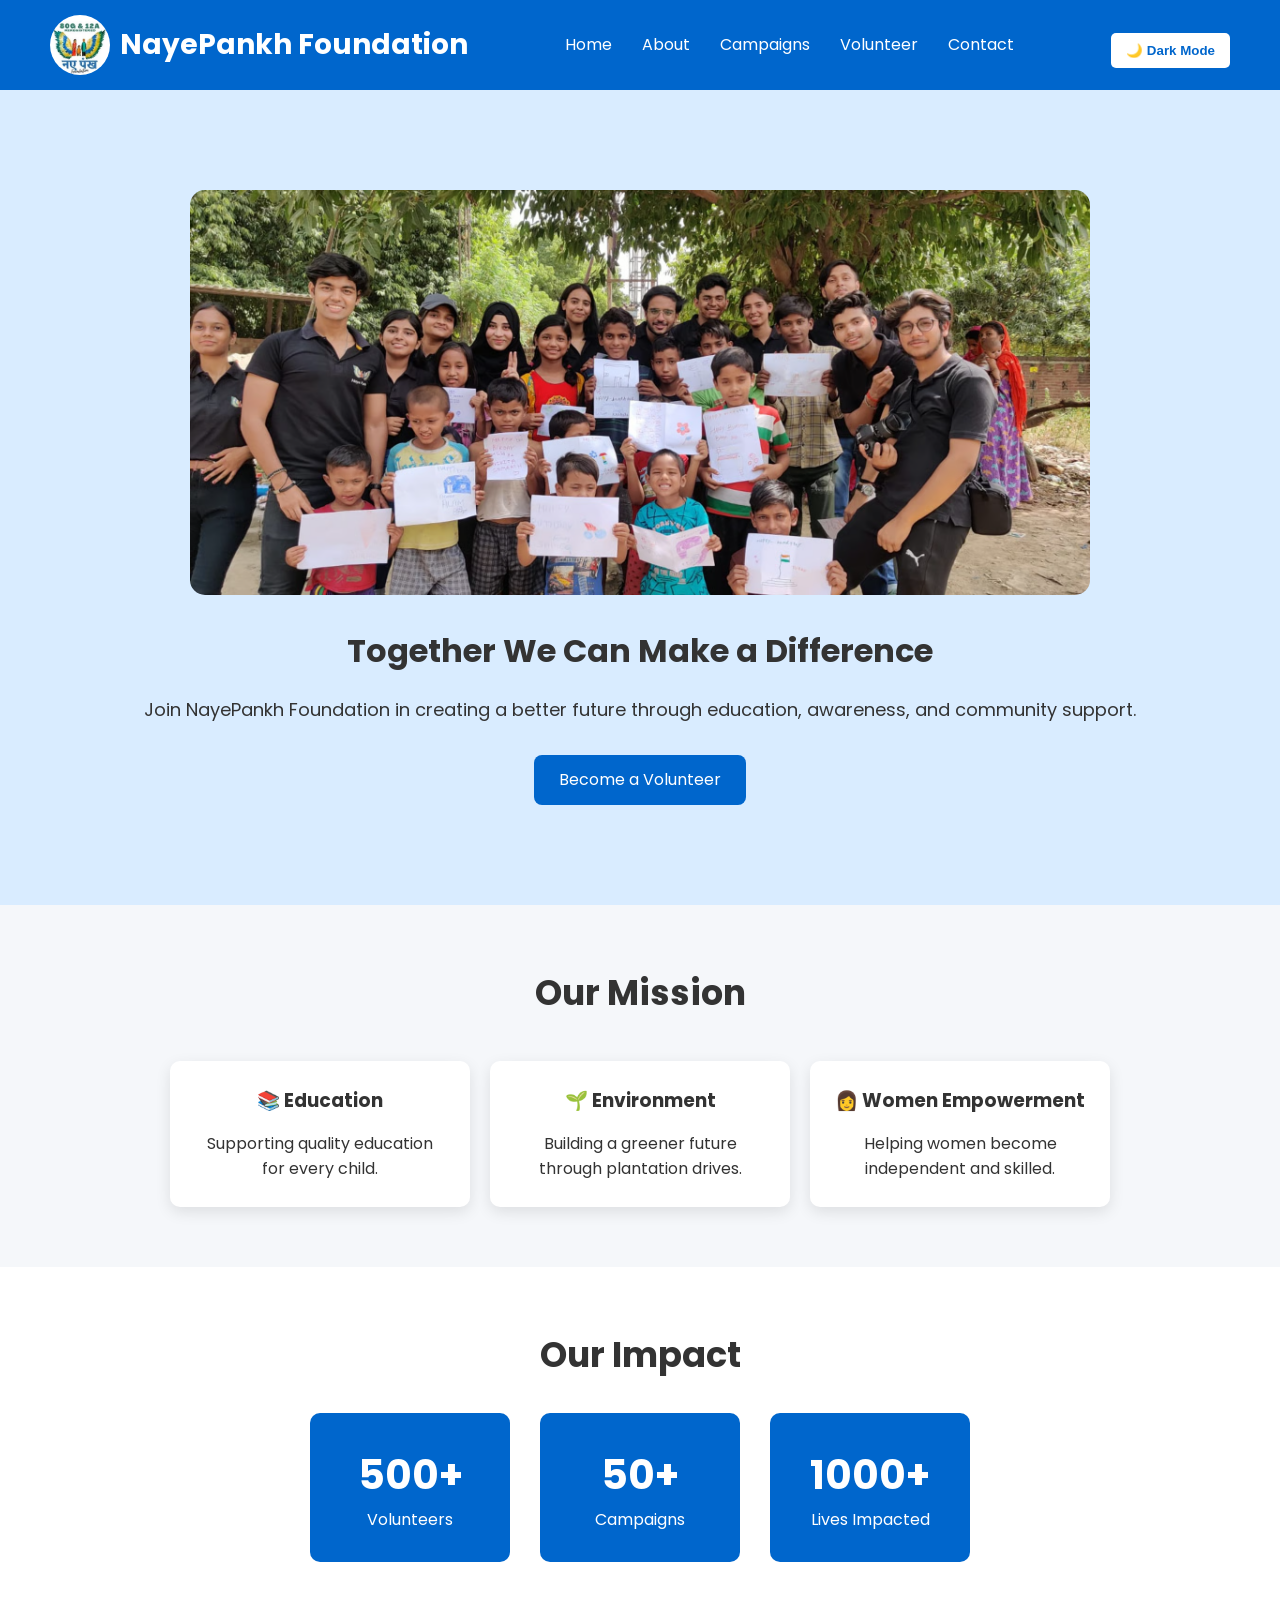
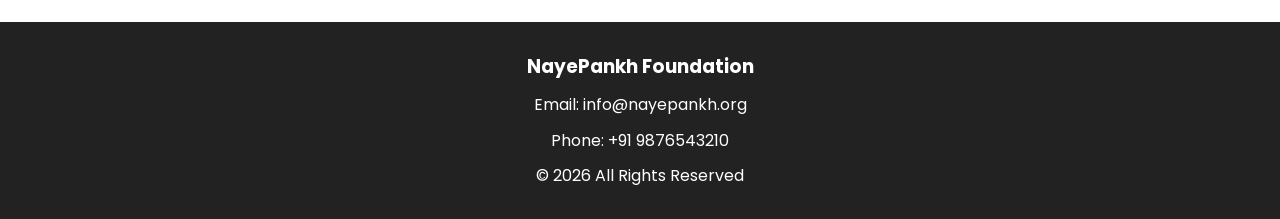
<file: index.html>
<!DOCTYPE html>
<html lang="en">

<head>
    <meta charset="UTF-8">
    <meta name="viewport" content="width=device-width, initial-scale=1.0">
    <title>NayePankh Foundation</title>

    <!-- CSS File -->
    <link rel="stylesheet" href="style.css">

    <link rel="preconnect" href="https://fonts.googleapis.com">
    <link rel="preconnect" href="https://fonts.gstatic.com" crossorigin>

    <link href="https://fonts.googleapis.com/css2?family=Poppins:wght@300;400;500;600;700&display=swap"
      rel="stylesheet">

    <link rel="stylesheet"
          href="https://unpkg.com/aos@2.3.4/dist/aos.css" />
</head>

<body>

    <!-- Navigation Bar -->
    <nav>
        <div class="logo">

            <img src="images/logo.png.jpg"
                 alt="Logo"
                 class="logo-img">

            <h2>NayePankh Foundation</h2>
        </div>

        <div class="menu-toggle" id="menu-toggle">
             ☰
        </div>

        <ul class="nav-links">
            <li><a href="index.html">Home</a></li>
            <li><a href="about.html">About</a></li>
            <li><a href="campaigns.html">Campaigns</a></li>
            <li><a href="volunteer.html">Volunteer</a></li>
            <li><a href="contact.html">Contact</a></li>
        </ul>

        <button id="darkModeBtn">🌙 Dark Mode</button>
    </nav>

    <!-- Hero Section -->
    <section class="hero" data-aos="fade-up">

        <img src="images/hero.jpg.avif"
         alt="NayePankh Foundation"
         class="hero-image">

        <h1>Together We Can Make a Difference</h1>

        <p>
            Join NayePankh Foundation in creating a better future
            through education, awareness, and community support.
        </p>

        <a href="volunteer.html" class="btn">
            Become a Volunteer
        </a>

    </section>

    <!-- Mission Section -->

    <section class="mission" data-aos="fade-right">

        <h2>Our Mission</h2>

        <div class="cards">

            <div class="card">
                <h3>📚 Education</h3>
                <p>
                    Supporting quality education for every child.
                </p>
            </div>

            <div class="card">
                <h3>🌱 Environment</h3>
                <p>
                    Building a greener future through plantation drives.
                </p>
            </div>

            <div class="card">
                <h3>👩 Women Empowerment</h3>
                <p>
                    Helping women become independent and skilled.
                </p>
            </div>

        </div>

    </section>

    <!-- Statistics Section -->

    <section class="stats" data-aos="zoom-in">

        <h2>Our Impact</h2>

        <div class="stat-container">

            <div class="stat-box">
                <h3>500+</h3>
                <p>Volunteers</p>
            </div>

            <div class="stat-box">
                <h3>50+</h3>
                <p>Campaigns</p>
            </div>

            <div class="stat-box">
                <h3>1000+</h3>
                <p>Lives Impacted</p>
            </div>

        </div>

    </section>

    <!-- Footer -->

    <footer>

        <h3>NayePankh Foundation</h3>

        <p>Email: info@nayepankh.org</p>

        <p>Phone: +91 9876543210</p>

        <p>© 2026 All Rights Reserved</p>

    </footer>

    <!-- JavaScript File -->

    <script src="https://unpkg.com/aos@2.3.4/dist/aos.js"></script>

<script>
    AOS.init({
        duration: 1000,
        once: true
    });
</script>
    <script src="script.js"></script>

</body>

</html>
</file>
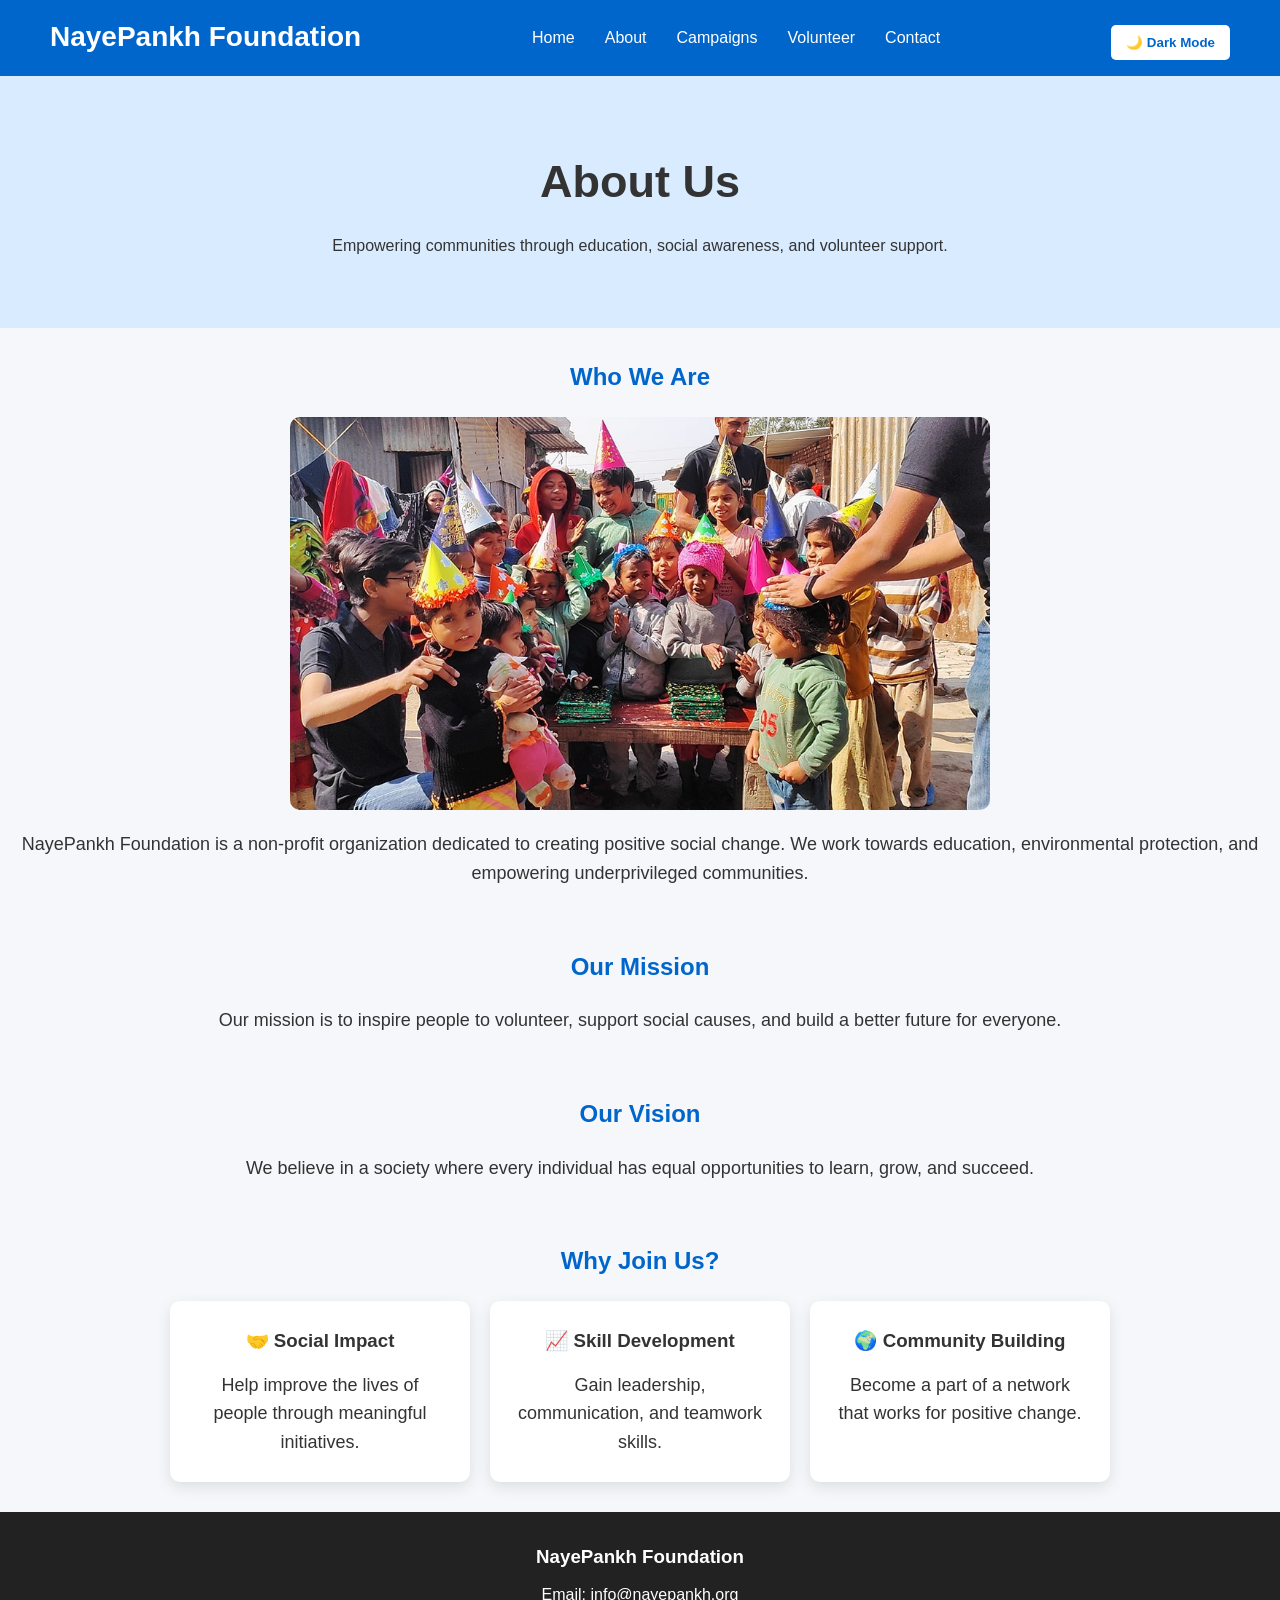
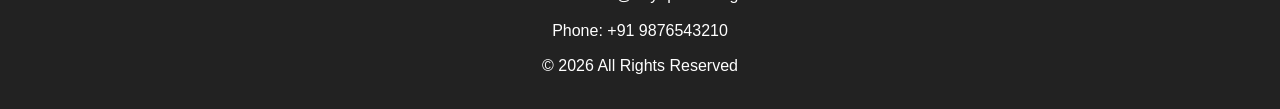
<file: about.html>
<!DOCTYPE html>
<html lang="en">

<head>
    <meta charset="UTF-8">
    <meta name="viewport" content="width=device-width, initial-scale=1.0">
    <title>About Us - NayePankh Foundation</title>

    <link rel="stylesheet" href="style.css">

    <link rel="stylesheet"
      href="https://unpkg.com/aos@2.3.4/dist/aos.css" />
</head>

<body>

    <!-- Navigation Bar -->

    <nav>
        <div class="logo">
            <h2>NayePankh Foundation</h2>
        </div>

        <ul class="nav-links">
            <li><a href="index.html">Home</a></li>
            <li><a href="about.html">About</a></li>
            <li><a href="campaigns.html">Campaigns</a></li>
            <li><a href="volunteer.html">Volunteer</a></li>
            <li><a href="contact.html">Contact</a></li>
        </ul>

        <button id="darkModeBtn">🌙 Dark Mode</button>
    </nav>

    <!-- About Hero Section -->

    <section class="page-banner">

        <h1>About Us</h1>

        <p>
            Empowering communities through education,
            social awareness, and volunteer support.
        </p>

    </section>

    <!-- Who We Are -->

    <section class="about-section" data-aos="zoom-in-up">

        <h2>Who We Are</h2>

        <img src="images/about.jpg.jpg"
             alt="About NayePankh Foundation"
            class="about-image">

        <p>
            NayePankh Foundation is a non-profit organization
            dedicated to creating positive social change.
            We work towards education, environmental protection,
            and empowering underprivileged communities.
        </p>

    </section>

    <!-- Our Mission -->

    <section class="about-section" data-aos="fade-left">

        <h2>Our Mission</h2>

        <p>
            Our mission is to inspire people to volunteer,
            support social causes, and build a better future
            for everyone.
        </p>

    </section>

    <!-- Our Vision -->

    <section class="about-section">

        <h2>Our Vision</h2>

        <p>
            We believe in a society where every individual
            has equal opportunities to learn, grow,
            and succeed.
        </p>

    </section>

    <!-- Why Join Us -->

    <section class="about-section">

        <h2>Why Join Us?</h2>

        <div class="cards">

            <div class="card">
                <h3>🤝 Social Impact</h3>
                <p>
                    Help improve the lives of people
                    through meaningful initiatives.
                </p>
            </div>

            <div class="card">
                <h3>📈 Skill Development</h3>
                <p>
                    Gain leadership, communication,
                    and teamwork skills.
                </p>
            </div>

            <div class="card">
                <h3>🌍 Community Building</h3>
                <p>
                    Become a part of a network that
                    works for positive change.
                </p>
            </div>

        </div>

    </section>

    <!-- Footer -->

    <footer>

        <h3>NayePankh Foundation</h3>

        <p>Email: info@nayepankh.org</p>

        <p>Phone: +91 9876543210</p>

        <p>© 2026 All Rights Reserved</p>

    </footer>

    <script src="https://unpkg.com/aos@2.3.4/dist/aos.js"></script>

<script>
    AOS.init({
        duration: 1000,
        once: true
    });
</script>

    <script src="script.js"></script>

</body>

</html>
</file>
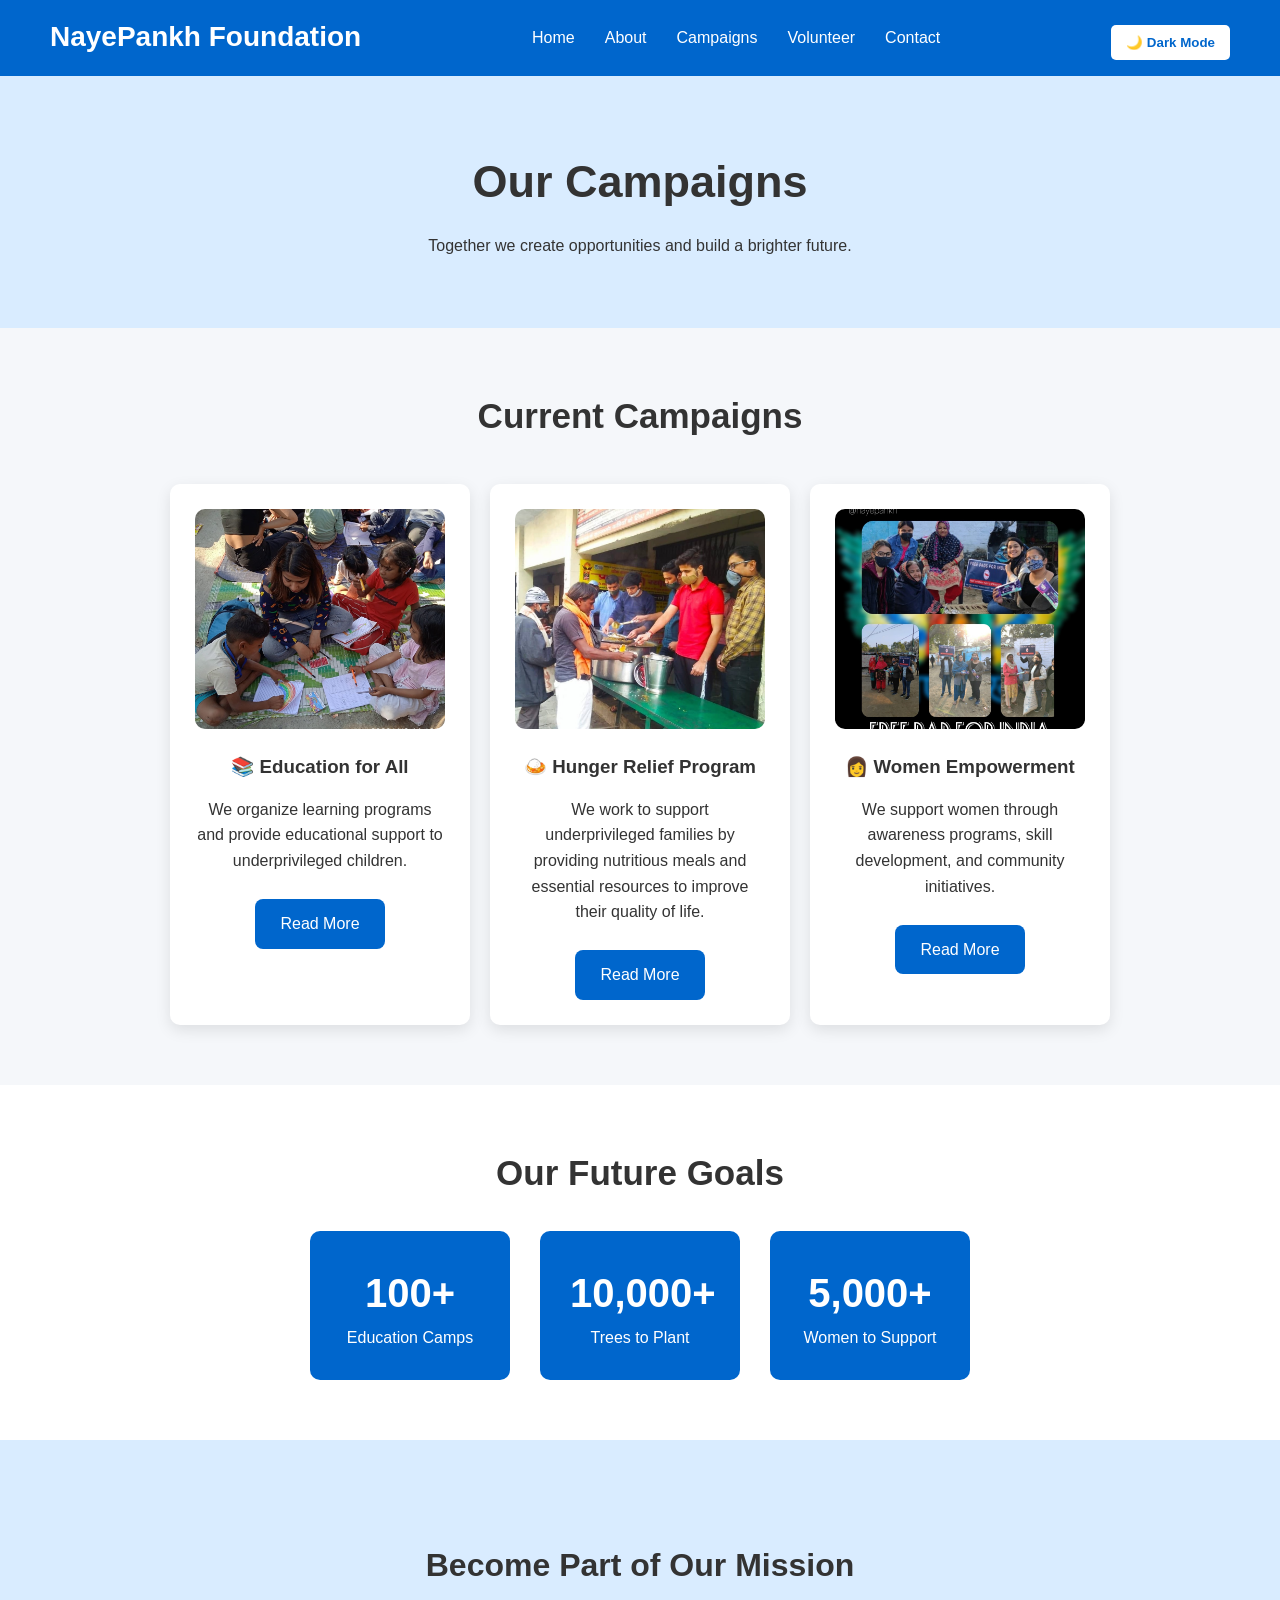
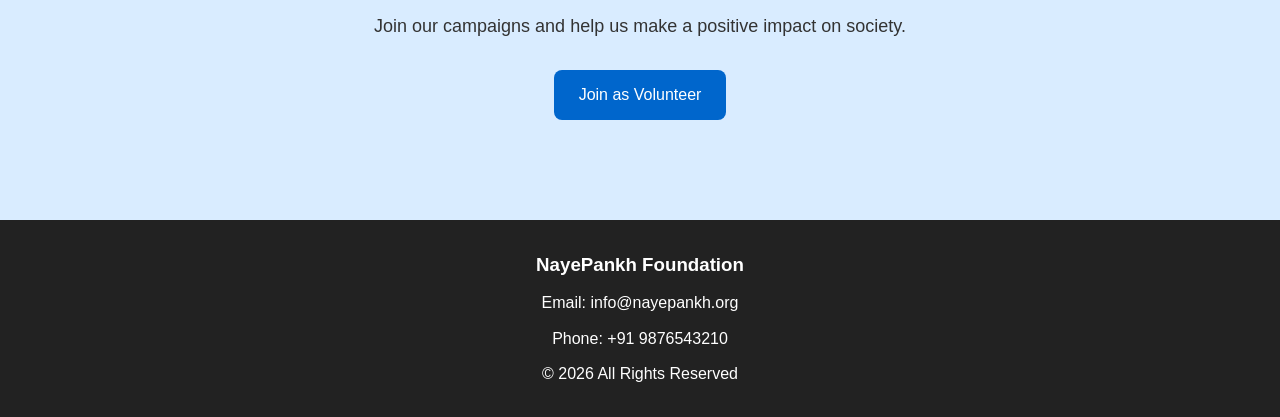
<file: campaigns.html>
<!DOCTYPE html>
<html lang="en">

<head>
    <meta charset="UTF-8">
    <meta name="viewport" content="width=device-width, initial-scale=1.0">
    <title>Campaigns - NayePankh Foundation</title>

    <link rel="stylesheet" href="style.css">

    <link rel="stylesheet"
          href="https://unpkg.com/aos@2.3.4/dist/aos.css" />
</head>

<body>

    <!-- Navigation Bar -->

    <nav>

        <div class="logo">
            <h2>NayePankh Foundation</h2>
        </div>

        <ul class="nav-links">
            <li><a href="index.html">Home</a></li>
            <li><a href="about.html">About</a></li>
            <li><a href="campaigns.html">Campaigns</a></li>
            <li><a href="volunteer.html">Volunteer</a></li>
            <li><a href="contact.html">Contact</a></li>
        </ul>

        <button id="darkModeBtn">🌙 Dark Mode</button>

    </nav>

    <!-- Banner -->

    <section class="page-banner">

        <h1>Our Campaigns</h1>

        <p>
            Together we create opportunities and build a brighter future.
        </p>

    </section>

    <!-- Campaign Cards -->

    <section class="mission">

        <h2>Current Campaigns</h2>

        <div class="cards" data-aos="fade-up">

            <div class="card" data-aos="zoom-in">

                <img src="images/education.jpg.jpg"
                     alt="Education Campaign">
               
                 <h3>📚 Education for All</h3>

                <p>
                    We organize learning programs and provide educational
                    support to underprivileged children.
                </p>

                <br>

                <a href="#" class="btn">Read More</a>

            </div>

            <div class="card" data-aos="fade-up">

                <img src="images/food.jpg.jpg"
                     alt="Food Distribution">

                <h3>🍛 Hunger Relief Program</h3>

                <p>
                     We work to support underprivileged families by
                     providing nutritious meals and essential resources
                     to improve their quality of life.
                    
                </p>

                <br>

                <a href="#" class="btn">Read More</a>

            </div>

            <div class="card">

                 <img src="images/sanitary.jpg.jpg"
                      alt="Women Empowerment">
                      
                <h3>👩 Women Empowerment</h3>

                <p>
                    We support women through awareness programs,
                    skill development, and community initiatives.
                </p>

                <br>

                <a href="#" class="btn">Read More</a>

            </div>

        </div>

    </section>

    <!-- Future Goals -->

    <section class="stats">

        <h2>Our Future Goals</h2>

        <div class="stat-container">

            <div class="stat-box">
                <h3>100+</h3>
                <p>Education Camps</p>
            </div>

            <div class="stat-box">
                <h3>10,000+</h3>
                <p>Trees to Plant</p>
            </div>

            <div class="stat-box">
                <h3>5,000+</h3>
                <p>Women to Support</p>
            </div>

        </div>

    </section>

    <!-- Call To Action -->

    <section class="hero">

        <h1>Become Part of Our Mission</h1>

        <p>
            Join our campaigns and help us make a positive impact on society.
        </p>

        <a href="volunteer.html" class="btn">
            Join as Volunteer
        </a>

    </section>

    <!-- Footer -->

    <footer>

        <h3>NayePankh Foundation</h3>

        <p>Email: info@nayepankh.org</p>

        <p>Phone: +91 9876543210</p>

        <p>© 2026 All Rights Reserved</p>

    </footer>

    <script src="https://unpkg.com/aos@2.3.4/dist/aos.js"></script>

<script>
    AOS.init({
        duration: 1000,
        once: true
    });
</script>
    <script src="script.js"></script>

</body>

</html>
</file>
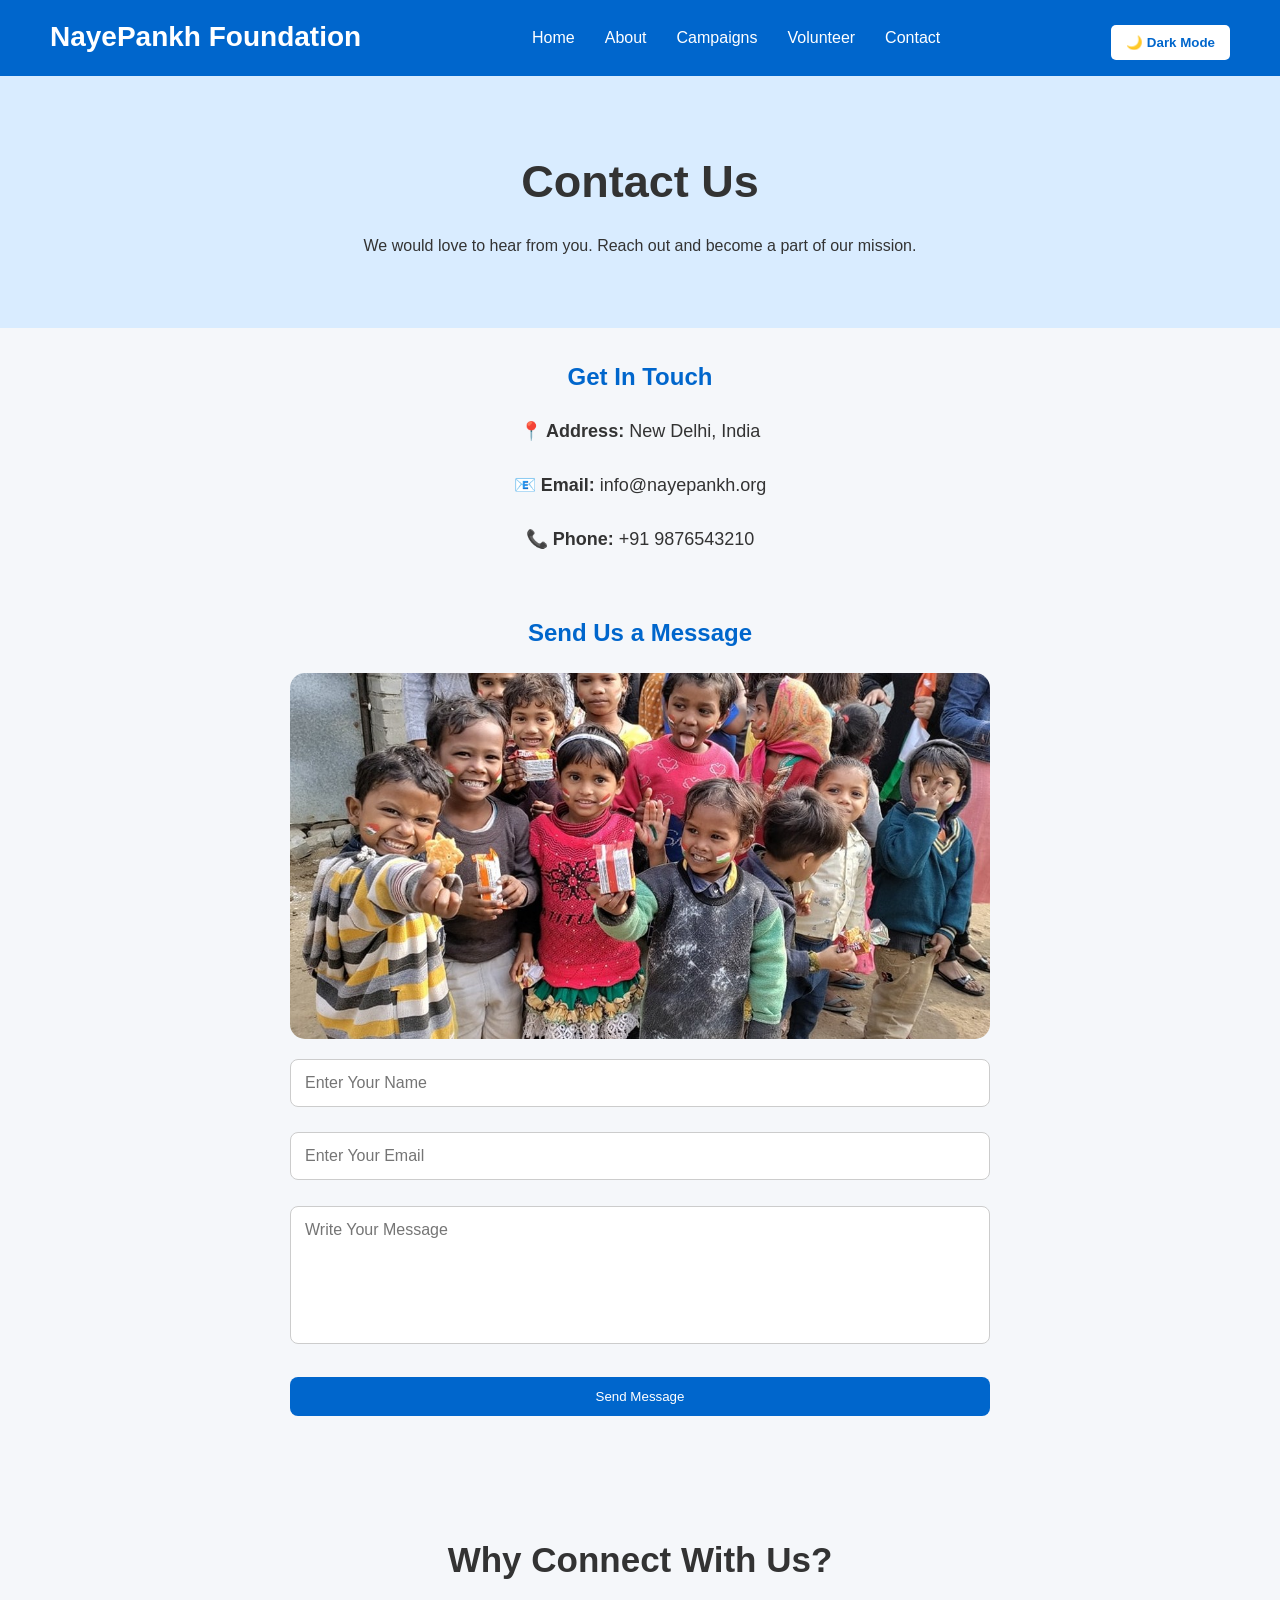
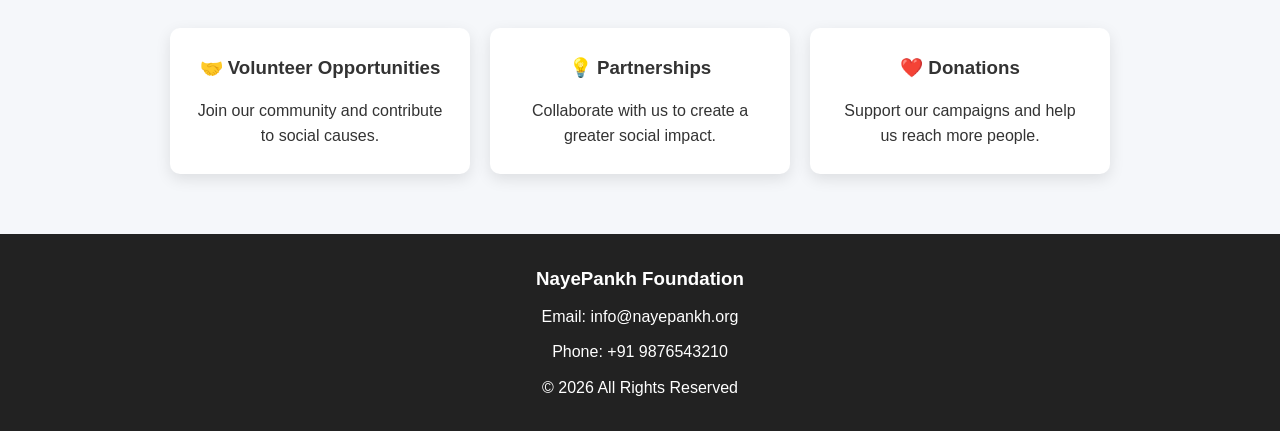
<file: contact.html>
<!DOCTYPE html>
<html lang="en">

<head>
    <meta charset="UTF-8">
    <meta name="viewport" content="width=device-width, initial-scale=1.0">
    <title>Contact Us - NayePankh Foundation</title>

    <link rel="stylesheet" href="style.css">
</head>

<body>

    <!-- Navigation Bar -->

    <nav>

        <div class="logo">
            <h2>NayePankh Foundation</h2>
        </div>

        <ul class="nav-links">
            <li><a href="index.html">Home</a></li>
            <li><a href="about.html">About</a></li>
            <li><a href="campaigns.html">Campaigns</a></li>
            <li><a href="volunteer.html">Volunteer</a></li>
            <li><a href="contact.html">Contact</a></li>
        </ul>

        <button id="darkModeBtn">🌙 Dark Mode</button>

    </nav>

    <!-- Contact Banner -->

    <section class="page-banner">

        <h1>Contact Us</h1>

        <p>
            We would love to hear from you.
            Reach out and become a part of our mission.
        </p>

    </section>

    <!-- Contact Information -->

    <section class="about-section">

        <h2>Get In Touch</h2>

        <p><strong>📍 Address:</strong> New Delhi, India</p>

        <br>

        <p><strong>📧 Email:</strong> info@nayepankh.org</p>

        <br>

        <p><strong>📞 Phone:</strong> +91 9876543210</p>

    </section>

    <!-- Contact Form -->

    <section class="about-section">

        <h2>Send Us a Message</h2>

        <img src="images/contact.jpg"
             alt="Contact Us"
             class="contact-image">

        <form id="contactForm">

            <input
                type="text"
                id="contactName"
                placeholder="Enter Your Name"
                required>

            <br><br>

            <input
                type="email"
                id="contactEmail"
                placeholder="Enter Your Email"
                required>

            <br><br>

            <textarea
                id="contactMessage"
                rows="6"
                placeholder="Write Your Message"
                required></textarea>

            <br><br>

            <button type="submit" class="btn">
                Send Message
            </button>

        </form>

        <br>

        <h3 id="contactSuccess"></h3>

    </section>

    <!-- Why Contact Us -->

    <section class="mission">

        <h2>Why Connect With Us?</h2>

        <div class="cards">

            <div class="card">
                <h3>🤝 Volunteer Opportunities</h3>
                <p>
                    Join our community and contribute to social causes.
                </p>
            </div>

            <div class="card">
                <h3>💡 Partnerships</h3>
                <p>
                    Collaborate with us to create a greater social impact.
                </p>
            </div>

            <div class="card">
                <h3>❤️ Donations</h3>
                <p>
                    Support our campaigns and help us reach more people.
                </p>
            </div>

        </div>

    </section>

    <!-- Footer -->

    <footer>

        <h3>NayePankh Foundation</h3>

        <p>Email: info@nayepankh.org</p>

        <p>Phone: +91 9876543210</p>

        <p>© 2026 All Rights Reserved</p>

    </footer>

    <script src="script.js"></script>

</body>

</html>
</file>
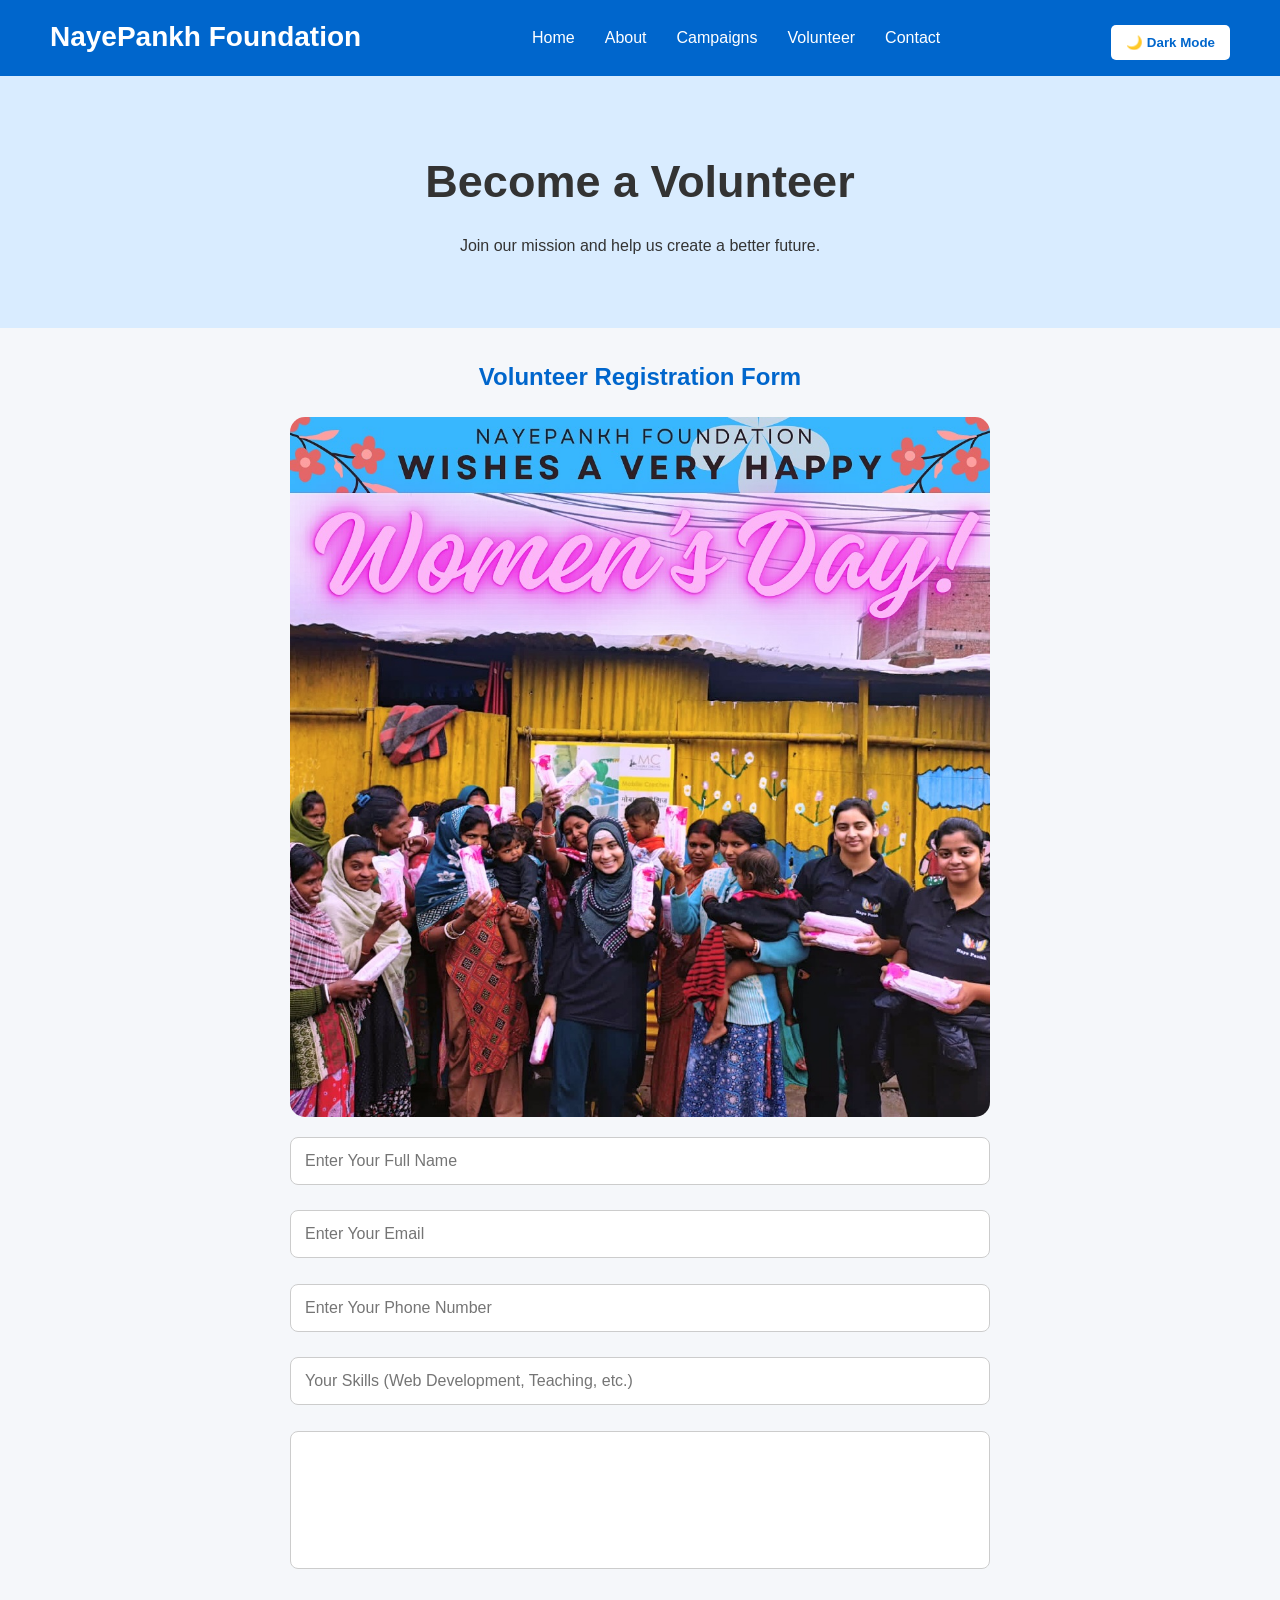
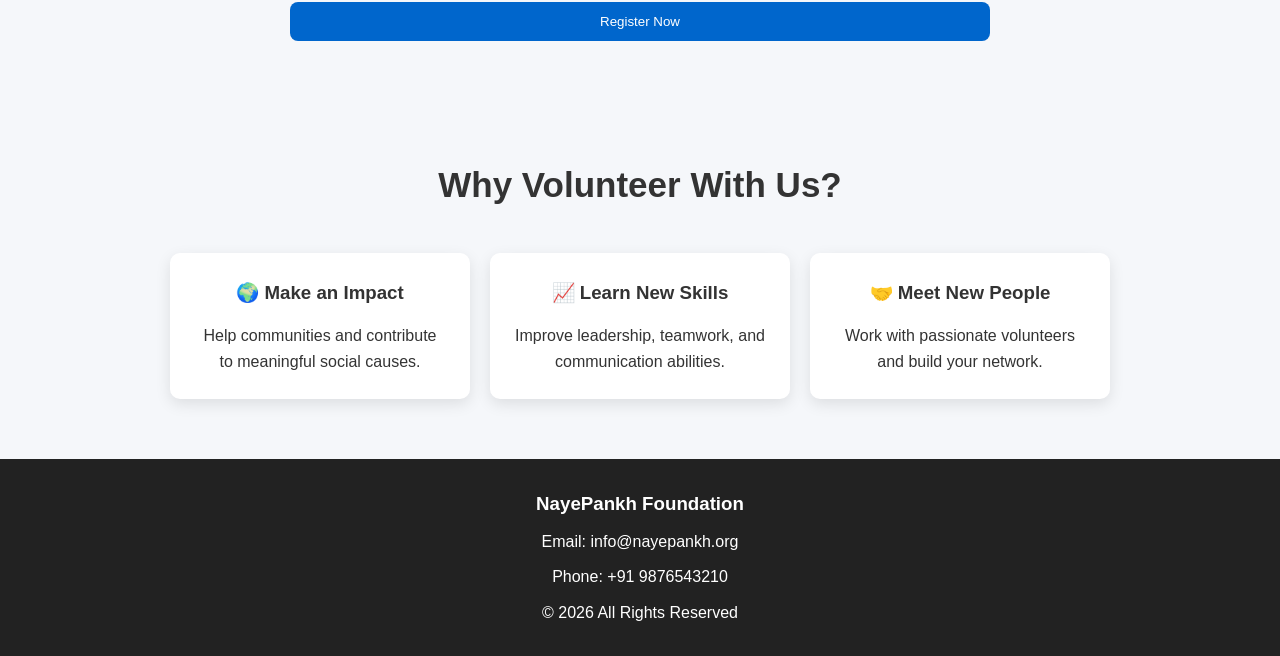
<file: volunteer.html>
<!DOCTYPE html>
<html lang="en">

<head>
    <meta charset="UTF-8">
    <meta name="viewport" content="width=device-width, initial-scale=1.0">
    <title>Volunteer Registration - NayePankh Foundation</title>

    <link rel="stylesheet" href="style.css">

    <link rel="stylesheet"
          href="https://unpkg.com/aos@2.3.4/dist/aos.css" />
</head>

<body>

    <!-- Navigation Bar -->

    <nav>

        <div class="logo">
            <h2>NayePankh Foundation</h2>
        </div>

        <ul class="nav-links">
            <li><a href="index.html">Home</a></li>
            <li><a href="about.html">About</a></li>
            <li><a href="campaigns.html">Campaigns</a></li>
            <li><a href="volunteer.html">Volunteer</a></li>
            <li><a href="contact.html">Contact</a></li>
        </ul>

        <button id="darkModeBtn">🌙 Dark Mode</button>

    </nav>

    <!-- Banner -->

    <section class="page-banner">

        <h1>Become a Volunteer</h1>

        <p>
            Join our mission and help us create a better future.
        </p>

    </section>

    <!-- Volunteer Form -->

    <section class="about-section">

        <h2>Volunteer Registration Form</h2>

        <img src="images/women.jpg.jpg"
             alt="Volunteer"
             class="volunteer-image"
             data-aos="zoom-in">

        <form id="volunteerForm"
              data-aos="fade-up">

            <input type="text"
                   id="name"
                   placeholder="Enter Your Full Name"
                   required>

            <br><br>

            <input type="email"
                   id="email"
                   placeholder="Enter Your Email"
                   required>

            <br><br>

            <input type="tel"
                   id="phone"
                   placeholder="Enter Your Phone Number"
                   required>

            <br><br>

            <input type="text"
                   id="skills"
                   placeholder="Your Skills (Web Development, Teaching, etc.)"
                   required>

            <br><br>

            <textarea id="message"
                      rows="6"
                      placeholder="Why do you want to become a volunteer?"
                      required>
            </textarea>

            <br><br>

            <button type="submit" class="btn">
                Register Now
            </button>

        </form>

        <br>

        <h3 id="successMessage"></h3>

    </section>

    <!-- Benefits Section -->

    <section class="mission"
             data-aos="fade-right">

        <h2>Why Volunteer With Us?</h2>

        <div class="cards" data-aos="flip-left">

            <div class="card" data-aos="zoom-in">
                <h3>🌍 Make an Impact</h3>
                <p>
                    Help communities and contribute to meaningful social causes.
                </p>
            </div>

            <div class="card" data-aos="fade-up">
                <h3>📈 Learn New Skills</h3>
                <p>
                    Improve leadership, teamwork, and communication abilities.
                </p>
            </div>

            <div class="card" data-aos="flip-right">
                <h3>🤝 Meet New People</h3>
                <p>
                    Work with passionate volunteers and build your network.
                </p>
            </div>

        </div>

    </section>

    <!-- Footer -->

    <footer>

        <h3>NayePankh Foundation</h3>

        <p>Email: info@nayepankh.org</p>

        <p>Phone: +91 9876543210</p>

        <p>© 2026 All Rights Reserved</p>

    </footer>

    <script src="https://unpkg.com/aos@2.3.4/dist/aos.js"></script>

<script>
    AOS.init({
        duration: 1000,
        once: true
    });
</script>
    <script src="script.js"></script>

</body>

</html>
</file>
<file: style.css>
/* Reset */

* {
    margin: 0;
    padding: 0;
    box-sizing: border-box;
}

/* Body */

body {
    font-family: 'Poppins', sans-serif;
    background-color: #f5f7fa;
    color: #333;
    line-height: 1.6;
}

/* Navigation Bar */

nav {
    background-color: #0066cc;
    color: white;
    padding: 15px 50px;

    display: flex;
    justify-content: space-between;
    align-items: center;

    position: relative;
    top: 0;
}

.logo h2 {
    font-size: 28px;
}

.nav-links {
    display: flex;
    list-style: none;
    gap: 30px;
}

.nav-links li {
    margin-left: 0px;
}

.nav-links a {
    text-decoration: none;
    color: white;
    font-size: 18px;
    transition: 0.3s;
}

.nav-links a:hover {
    color: yellow;
}

/* Dark Mode Button */

#darkModeBtn {
    padding: 10px 15px;
    border: none;
    background-color: white;
    color: #0066cc;
    border-radius: 5px;
    cursor: pointer;
    font-weight: bold;
}

#darkModeBtn:hover {
    background-color: #ddd;
}

/* Hero Section */

.hero {
    text-align: center;
    padding: 100px 20px;
    background-color: #d9ecff;
}

.hero h1 {
    font-size: 50px;
    margin-bottom: 20px;
}

.hero p {
    font-size: 20px;
    margin-bottom: 30px;
}

/* Button */

.btn {
    display: inline-block;
    text-decoration: none;
    background-color: #0066cc;
    color: white;
    padding: 12px 25px;
    border-radius: 8px;
    transition: all 0.3s ease;
}

.btn:hover {
    background-color: #004a99;
    transform: scale(1.05);
}

/* Mission Section */

.mission {
    padding: 60px 20px;
    text-align: center;
}

.mission h2 {
    margin-bottom: 40px;
    font-size: 35px;
}

/* Cards */

.cards {
    display: flex;
    justify-content: center;
    gap: 20px;
    flex-wrap: wrap;
}

.card {
    background-color: white;
    width: 300px;
    padding: 25px;
    border-radius: 10px;
    box-shadow: 0px 5px 15px rgba(0,0,0,0.1);
    transition: all 0.4s ease;
}

.card:hover {
    transform: translateY(-10px);
    box-shadow: 0px 15px 30px rgba(0,0,0,0.2);
}

.card h3 {
    margin-bottom: 15px;
}

/* Statistics */

.stats {
    text-align: center;
    padding: 60px 20px;
    background-color: white;
}

.stats h2 {
    margin-bottom: 30px;
    font-size: 35px;
}

.stat-container {
    display: flex;
    justify-content: center;
    gap: 30px;
    flex-wrap: wrap;
}

.stat-box {
    background-color: #0066cc;
    color: white;
    width: 200px;
    padding: 30px;
    border-radius: 10px;
}

.stat-box h3 {
    font-size: 40px;
}

/* About Page */

.page-banner {
    text-align: center;
    background-color: #d9ecff;
    padding: 70px 20px;
}

.page-banner h1 {
    font-size: 45px;
    margin-bottom: 15px;
}

.about-section {
    padding: 50px 80px;
    text-align: center;
}

.about-section h2 {
    margin-bottom: 20px;
    color: #0066cc;
}

.about-section p {
    font-size: 18px;
}

/* Footer */

footer {
    background-color: #222;
    color: white;
    text-align: center;
    padding: 30px;
}

footer p {
    margin-top: 10px;
}

/* Responsive Design */

@media(max-width:768px) {

    nav {
        flex-direction: column;
        padding: 15px;
    }

    .logo {
        margin-bottom: 10px;
    }

    .logo-img {
        width: 45px;
        height: 45px;
    }

    .menu-toggle {
        display: block;
        font-size: 30px;
        color: white;
        cursor: pointer;
        margin: 10px 0;
    }

    .nav-links {
        display: flex;
        flex-wrap: wrap;
        justify-content: center;
        gap: 10px;
        margin-top: 10px;
}
    }

    .nav-links.active {
        display: flex;
    }

    .nav-links li {
        margin: 10px 0;
    }

    .nav-links a {
        font-size: 16px;
    }

    #darkModeBtn {
        margin-top: 10px;
    }

    .hero h1 {
        font-size: 32px;
    }

    .hero p {
        font-size: 18px;
    }

    .about-section {
        padding: 30px 20px;
    }
}
/* ===========================
   Dark Mode
=========================== */

.dark-mode {
    background-color: #121212;
    color: white;
}

.dark-mode nav {
    background-color: #000;
}

.dark-mode .hero {
    background-color: #1e1e1e;
}

.dark-mode .page-banner {
    background-color: #1e1e1e;
}

.dark-mode .card {
    background-color: #2b2b2b;
    color: white;
}

.dark-mode .stats {
    background-color: #1e1e1e;
}

.dark-mode .stat-box {
    background-color: #444;
}

.dark-mode input,
.dark-mode textarea {
    background-color: #2b2b2b;
    color: white;
    border: 1px solid white;
}

.dark-mode footer {
    background-color: black;
}
.logo{
    display: flex;
    align-items: center;
}

.logo-img{
    width: 60px;
    height: 60px;
    margin-right: 10px;
    border-radius: 50%;
}
.hero-image{
    width: 100%;
    max-width: 900px;
    height: auto;
    display: block;
    margin: 0 auto 30px auto;
    border-radius: 15px;
}
.about-image{
    width: 100%;
    max-width: 700px;
    display: block;
    margin: 20px auto;
    border-radius: 10px;
}
.card img{
    width:100%;
    height:220px;
    object-fit:cover;
    border-radius:10px;
    margin-bottom:15px;
}
.volunteer-image{
    width:100%;
    max-width:700px;
    height:auto;
    display:block;
    margin:20px auto;
    border-radius:15px;
}
.contact-image{
    width:100%;
    max-width:700px;
    height:auto;
    display:block;
    margin:20px auto;
    border-radius:15px;
}
/* Forms */

form {
    max-width: 700px;
    margin: auto;
}

input,
textarea {
    width: 100%;
    padding: 14px;
    border: 1px solid #cccccc;
    border-radius: 8px;
    font-size: 16px;
    font-family: 'Poppins', sans-serif;
}

textarea {
    resize: none;
}

input::placeholder,
textarea::placeholder {
    font-family: 'Poppins', sans-serif;
}

form .btn {
    width: 100%;
    border: none;
    cursor: pointer;
}
input:focus,
textarea:focus {
    outline: none;
    border-color: #0066cc;
    box-shadow: 0 0 8px rgba(0, 102, 204, 0.3);
}
.menu-toggle {
    display: none;
    font-size: 30px;
    color: red;
    cursor: pointer;
}
</file>
